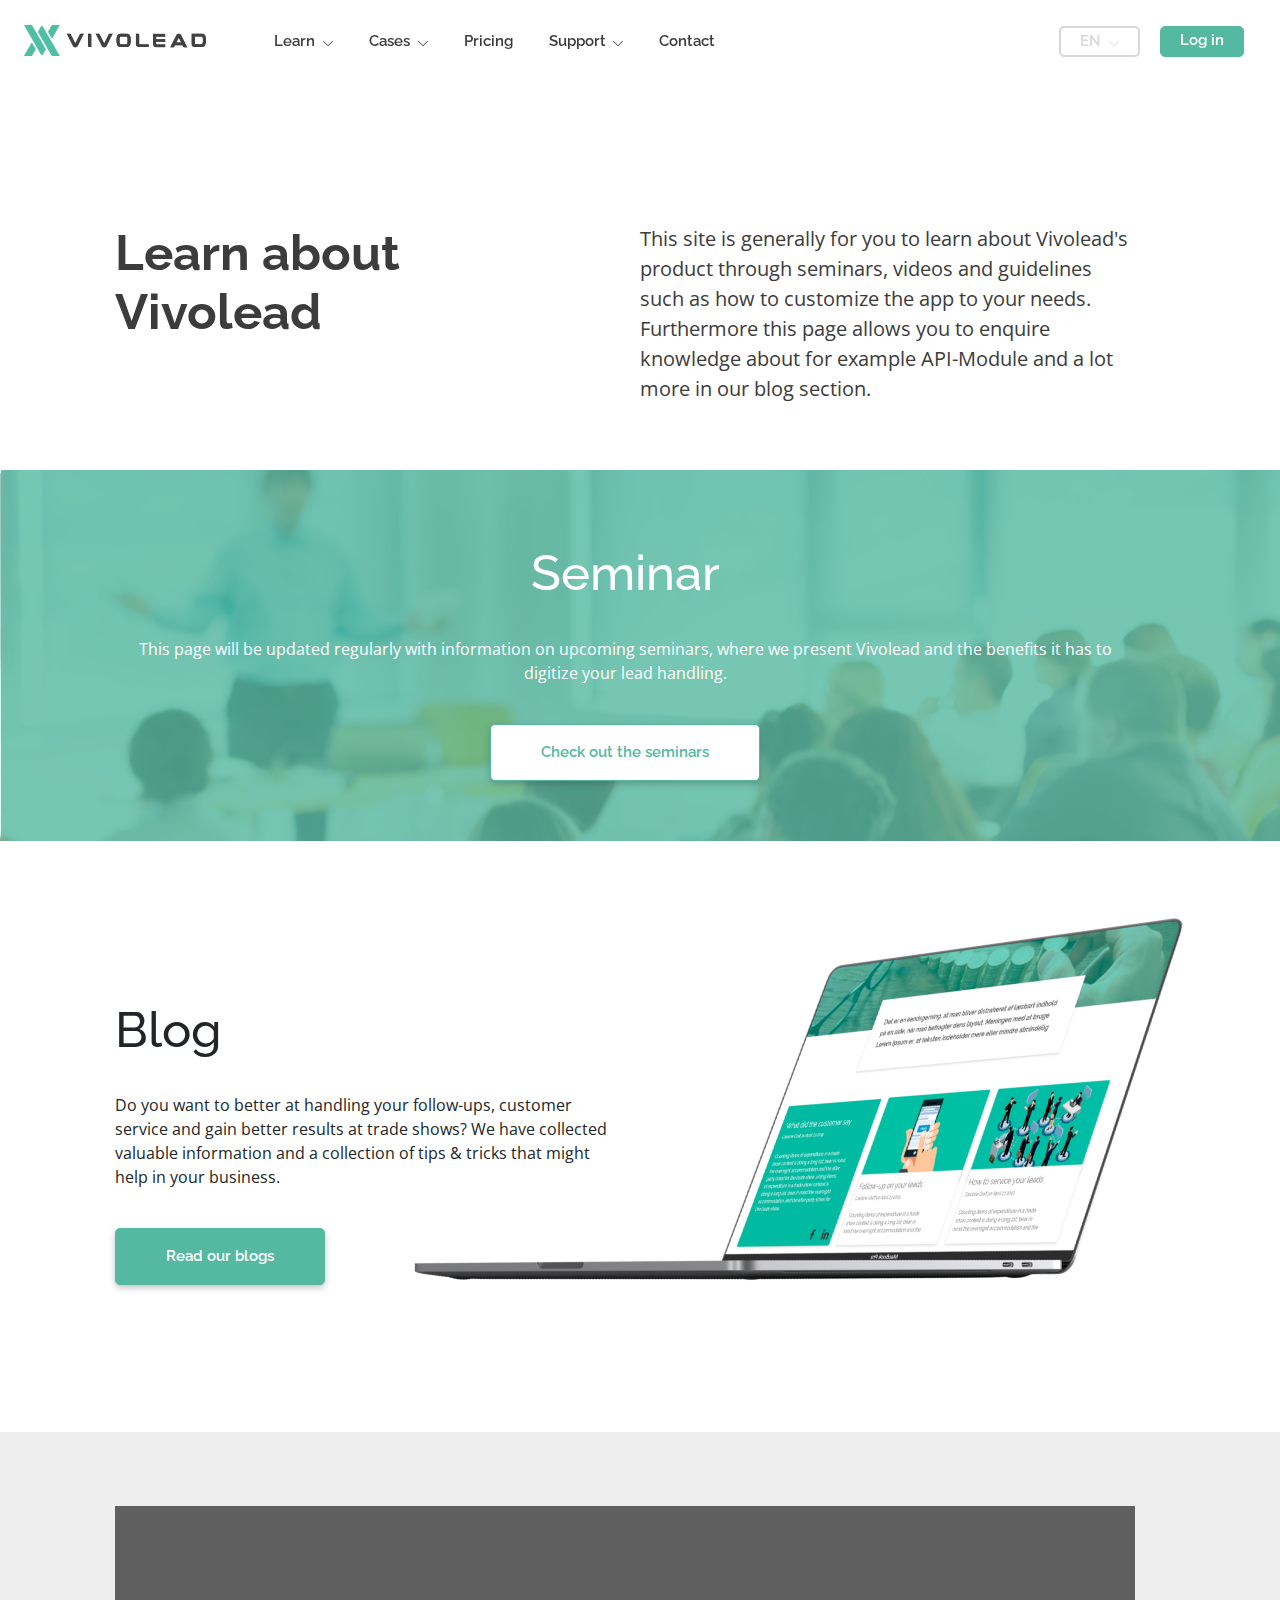
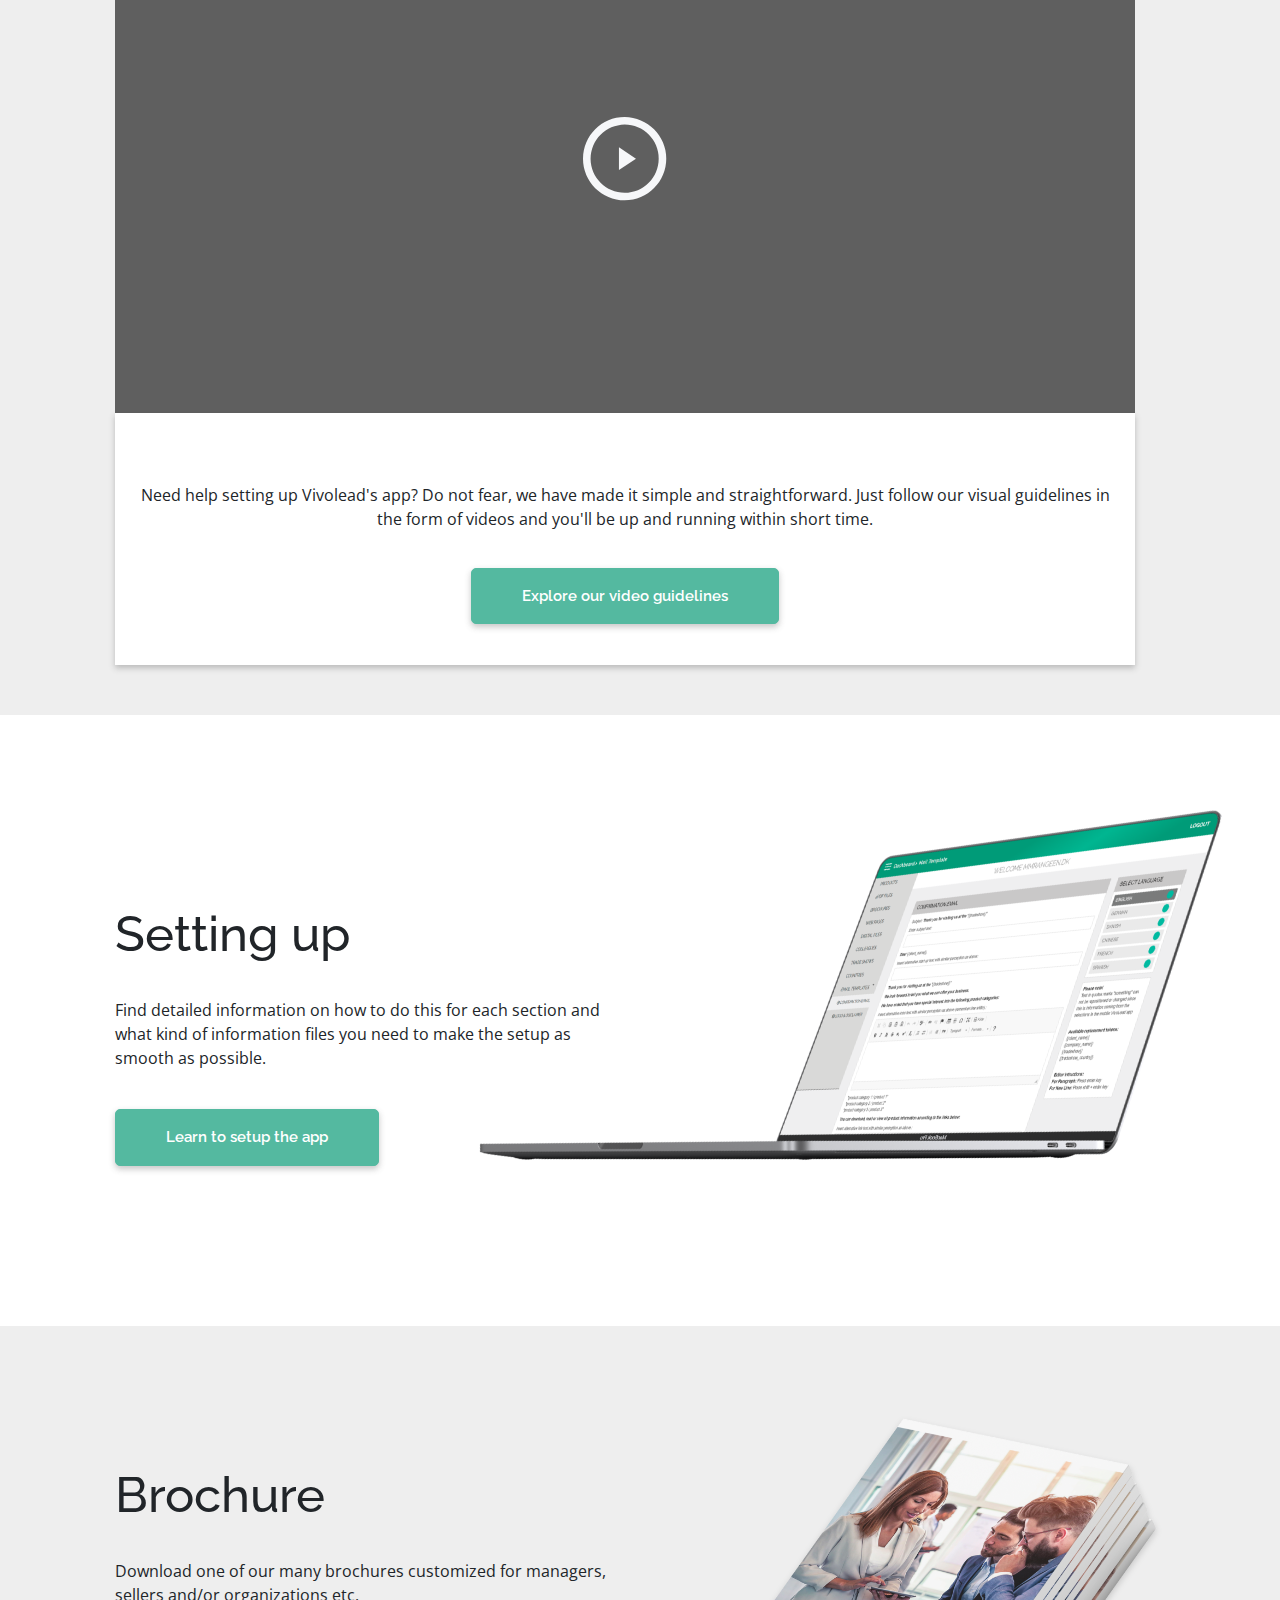
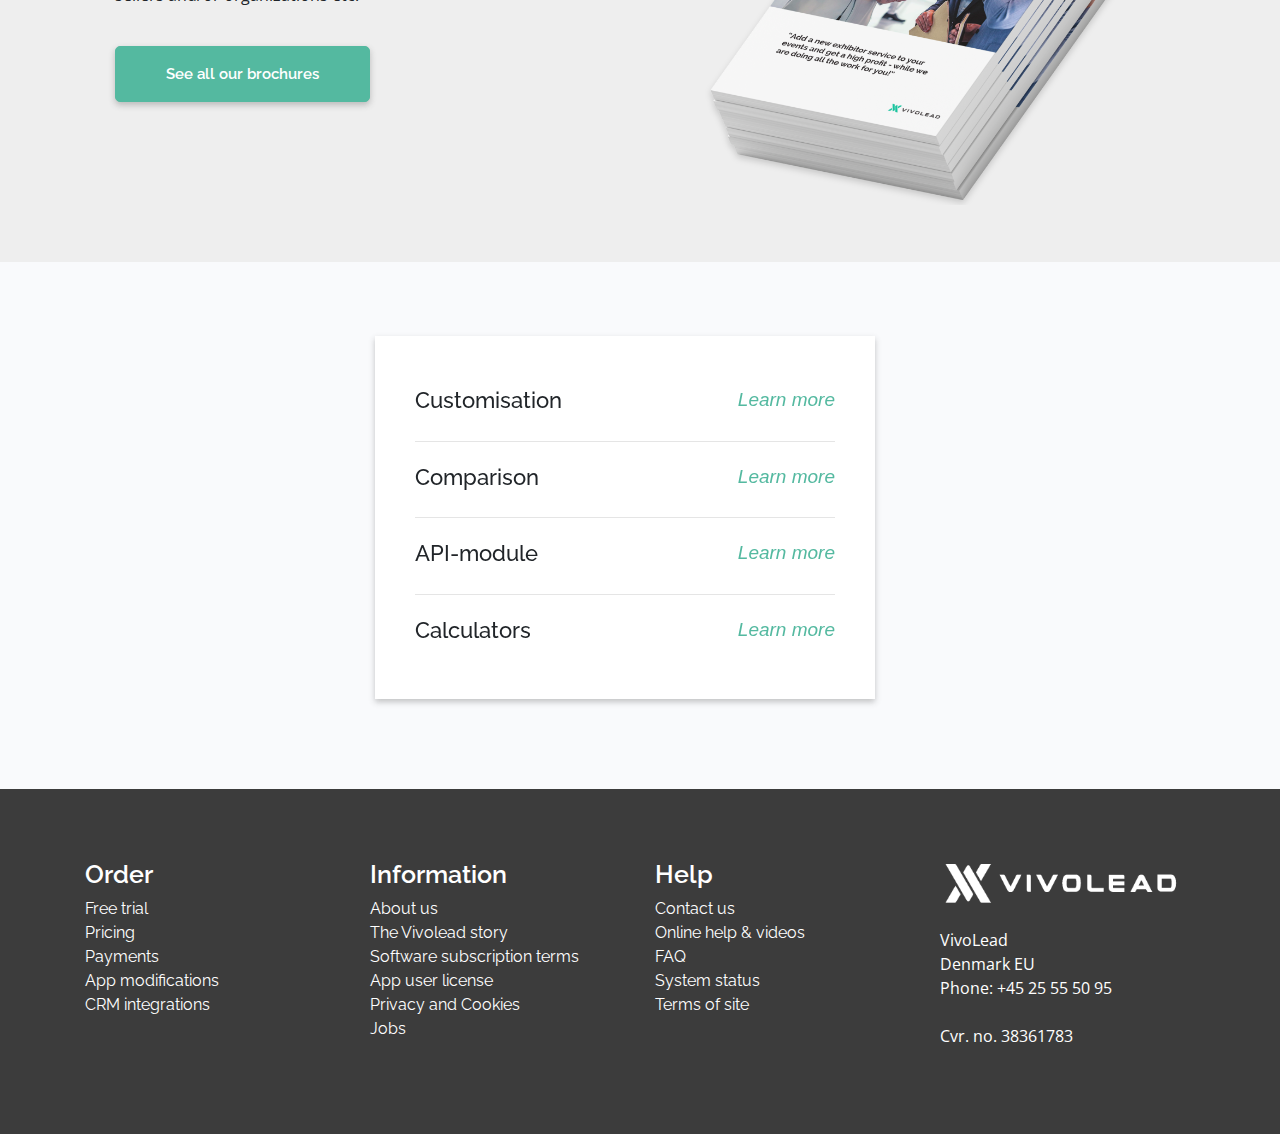
<file: learn.html>
<!DOCTYPE html>
<html>

<head>
  <!-- Meta -->
  <meta charset="utf-8">
  <meta name="viewport" content="width=device-width, initial-scale=1">
  <meta http-equiv="x-ua-compatible" content="ie=edge">
  <title> Learn about Vivolead - Lead Management made easy</title>
  <meta name="description" content="This site is generally for you to learn about Vivolead's product through seminars, videos and guidelines such as how to customize the app to your needs. Furthermore this page allows you to enquire knowledge about for example API-Module and a lot more in our blog section.">

  <!-- CSS -->
  <link rel="stylesheet" href="css/reset.css" />
  <link rel="stylesheet" href="css/styles.css" />
  <link rel="stylesheet" href="css/hover-min.css" />
  <link href="https://fonts.googleapis.com/css?family=Raleway:400,500,700" rel="stylesheet">
  <link href="https://fonts.googleapis.com/css?family=Open+Sans" rel="stylesheet">
  <link href="https://stackpath.bootstrapcdn.com/font-awesome/4.7.0/css/font-awesome.min.css" rel="stylesheet">
  <link rel="stylesheet" href="https://maxcdn.bootstrapcdn.com/bootstrap/4.0.0/css/bootstrap.min.css" integrity="sha384-Gn5384xqQ1aoWXA+058RXPxPg6fy4IWvTNh0E263XmFcJlSAwiGgFAW/dAiS6JXm" crossorigin="anonymous">
</head>

<body>
  <main>
    <!-- NAVIGATION MENU START -->
    <span class="position-absolute trigger"><!-- hidden trigger to apply 'stuck' styles --></span>
    <nav class="navbar navbar-expand-lg sticky-top">
      <a class="navbar-brand" href="index.html" class="logo">
        <img src="./images/vl-logo.png" class="primary-logo" alt="Vivolead logo"/>
        <img src="./images/vl-logo-white.png" class="secondary-logo" alt="Vivolead logo" style="display: none;"/>
      </a>
      <button class="navbar-toggler" type="button" data-toggle="collapse" aria-expanded="false" aria-label="Toggle navigation">
    <span class="navbar-toggler-icon"></span>
  </button>

      <div class="collapse navbar-collapse" id="navbarSupportedContent">
        <!-- Left side link items -->
        <ul class="navbar-nav mr-auto">
          <!-- Nav link with dropdrown -->
          <li class="nav-item dropdown">
            <a class="nav-link dropdown-toggle" href="learn.html" role="button" data-hover="dropdown">
          Learn
        </a>
            <div class="dropdown-menu row">
              <div class="dropdown-left col-sm-6">
                <a class="dropdown-item" href="#">Seminar</a>
                <a class="dropdown-item" href="#">Blog</a>
                <a class="dropdown-item" href="#">Videos</a>
                <a class="dropdown-item" href="#">Setting up</a>
                <a class="dropdown-item" href="#">Brochure</a>
              </div>
              <div class="dropdown-divider"></div>
              <div class="dropdown-right col-sm-6">
                <a class="dropdown-item" href="#">Customization</a>
                <a class="dropdown-item" href="#">API-module</a>
                <a class="dropdown-item" href="#">Comparison</a>
              </div>
            </div>
          </li>
          <!-- Nav link with dropdrown -->
          <li class="nav-item dropdown">
            <a class="nav-link dropdown-toggle" href="cases.html" role="button"  data-hover="dropdown">
          Cases
        </a>
            <div class="dropdown-menu row">
              <div class="dropdown-left col-sm-6">
                <a class="dropdown-item" href="#">Arla Foods</a>
                <a class="dropdown-item" href="#">Grundfos</a>
                <a class="dropdown-item" href="#">Kärcher</a>
                <a class="dropdown-item" href="#">Siemens</a>
                <a class="dropdown-item" href="#">Esvagt</a>
              </div>
              <div class="dropdown-divider"></div>
              <div class="dropdown-right col-sm-6">
                <a class="dropdown-item" href="#">Asuzu</a>
                <a class="dropdown-item" href="#">Karl's bath</a>
                <a class="dropdown-item" href="#">Impact A/S</a>
              </div>
            </div>
          </li>
          <!-- Nav link without dropdown -->
          <li class="nav-item">
            <a class="nav-link" href="pricing.html">Pricing</a>
          </li>
          <!-- Nav link with dropdrown -->
          <li class="nav-item dropdown">
            <a class="nav-link dropdown-toggle" href="support.html" role="button"  data-hover="dropdown">
          Support
        </a>
            <div class="dropdown-menu noextra row">
              <div class="dropdown-left">
                <a class="dropdown-item" href="#">FAQ</a>
                <a class="dropdown-item" href="#">Ask a question</a>
              </div>
            </div>
          </li>
          <!-- Nav link without dropdown -->
          <li class="nav-item">
            <a class="nav-link" href="contact.html">Contact</a>
          </li>
        </ul>
        <!-- Left side link items -->
        <ul class="navbar-nav navbar-right">
          <!-- Nav link with dropdown -->
          <li class="nav-item dropdown">
            <a class="nav-link dropdown-toggle" href="#" role="button" data-hover="dropdown"
          <img src="./images/translate.svg" class="translate-svg">EN
        </a>
            <div class="dropdown-menu noextra row" >
              <div class="dropdown-left">
                <a class="dropdown-item" href="#">DA</a>
                <a class="dropdown-item" href="#">DE</a>
              </div>
            </div>
          </li>
          <!-- Nav link without dropdown -->
          <li class="nav-item nav-item-reversed">
            <a class="nav-link" href="#">Log in</a>
          </li>
        </ul>
      </div>
    </nav>
    <!-- NAVIGATION MENU END -->


    <!-- LEARN INTRODUCTION SECTION START -->
    <section class="learn-text-introduction">
      <div class="container">
        <div class="row">
          <div class="col-md-6 col-sm-12">
            <h1>Learn about Vivolead</h1>
          </div>
          <div class="col-md-6 col-sm-12">
            <p>
              This site is generally for you to learn about Vivolead's product through seminars, videos and guidelines such as how to customize the app to your needs. Furthermore this page allows you to enquire knowledge about for example API-Module and a lot more
              in our blog section.
            </p>
          </div>
        </div>
      </div>
    </section>
    <!-- LEARN INTRODUCTION SECTION END -->

    <!-- LEARN SEMINAR SECTION START -->
    <section class="learn-seminar-introduction">
      <div class="container">
        <div class="row text-center">
          <div class="col-md-12 col-sm-12">
            <h2>Seminar</h2>
            <p>
              This page will be updated regularly with information on upcoming seminars, where we present Vivolead and the benefits it has to digitize your lead handling.
            </p>
            <a href="#" class="btn btn-secondary" title="Chech out the seminars">Check out the seminars</a>
          </div>
        </div>
      </div>
    </section>
    <!-- LEARN SEMINAR SECTION END -->


    <!-- LEARN BLOG SECTION START -->
    <section class="learn-blog-introduction">
      <div class="container">
        <div class="row">
          <div class="col-md-6 col-sm-12">
            <h2>Blog</h2>
            <p>
              Do you want to better at handling your follow-ups, customer service and gain better results at trade shows? We have collected valuable information and a collection of tips & tricks that might help in your business.
            </p>
            <a href="#" class="btn btn-primary" title="Read our blogs">Read our blogs</a>
          </div>
          <div class="col-md-6 col-sm-12">
            <img src="./images/learn-blog.png" alt="Mockup showcasing - Blog" />
          </div>
        </div>
      </div>
    </section>
    <!-- LEARN BLOG SECTION END -->


    <!-- LEARN VIDEO SECTION START -->
    <section class="learn-video-introduction">
      <div class="container">
        <div class="row">
          <div class="col-md-12 col-sm-12">
            <div class="video-part">
              <div id="overlay"></div>
              <iframe width="100%" height="500" src="https://www.youtube.com/embed/gq83LnUQ5ZI?wmode=opaque" frameborder="0" allow="accelerometer; autoplay; encrypted-media; gyroscope; picture-in-picture" allowfullscreen></iframe>
            </div>
            <div class="content text-center">
              <p>
                Need help setting up Vivolead's app? Do not fear, we have made it simple and straightforward. Just follow our visual guidelines in the form of videos and you'll be up and running within short time.
              </p>
              <a href="#" class="btn btn-primary" title="Explore our video guidelines">Explore our video guidelines</a>
            </div>
          </div>
        </div>
      </div>
    </section>
    <!-- LEARN VIDEO SECTION END -->


    <!-- LEARN SETTING UP SECTION START -->
    <section class="learn-settingup-introduction">
      <div class="container">
        <div class="row">
          <div class="col-md-6 col-sm-12">
            <h2>Setting up</h2>
            <p>
              Find detailed information on how to do this for each section and what kind of information files you need to make the setup as smooth as possible.
            </p>
            <a href="#" class="btn btn-primary" title="Learn to setup the app">Learn to setup the app</a>
          </div>
          <div class="col-md-6 col-sm-12">
            <img src="./images/learn-settingup.png" alt="Mockup showcasing - Backend" />
          </div>
        </div>
      </div>
    </section>
    <!-- LEARN  SETTING UP SECTION END -->


    <!-- LEARN DOWNLOAD BROCHURE SECTION START -->
    <section class="learn-brochure-introduction">
      <div class="container">
        <div class="row align-center">
          <div class="col-md-6 col-sm-12">
            <h2>Brochure</h2>
            <p>
              Download one of our many brochures customized for managers, sellers and/or organizations etc.
            </p>
            <a href="#" class="btn btn-primary" title="See all our brochures">See all our brochures</a>
          </div>
          <div class="col-md-6 col-sm-12">
            <img src="./images/learn-download-brochure.png" alt="Mockup showcasing - Backend" />
          </div>
        </div>
      </div>
    </section>
    <!-- LEARN DOWNLOAD BROCHURE SECTION START -->


    <!-- LEARN ADDITIONAL SECTION START -->
    <section class="learn-additional-introduction">
      <div class="container">
        <div class="row justify-content">
          <div class="additional-container hvr-grow">
            <!-- Addtional box -->
            <div class="additional-box">
              <h3 class="additional-title">Customisation</h3>
              <a href="#" class="additional-cta" title="Learn more about customisation">Learn more</a>
            </div>
            <hr />
            <!-- Addtional box -->
            <div class="additional-box">
              <h3 class="additional-title">Comparison</h3>
              <a href="#" class="additional-cta" title="Learn more about comparison">Learn more</a>
            </div>
            <hr />
            <!-- Addtional box -->
            <div class="additional-box">
              <h3 class="additional-title">API-module</h3>
              <a href="#" class="additional-cta" title="Learn more about API-module">Learn more</a>
            </div>
            <hr />
            <!-- Addtional box -->
            <div class="additional-box">
              <h3 class="additional-title">Calculators</h3>
              <a href="#" class="additional-cta" title="Learn more about calculators">Learn more</a>
            </div>
          </div>
        </div>
      </div>
    </section>
    <!-- LEARN ADDITIONAL SECTION START -->


    <!-- FOOTER MENU START -->
    <footer>
      <div class="container">
        <div class="row">
          <!-- First footer column -->
          <div class="col-sm-12 col-md-3 col-lg-3">
            <h5 class="footer-title">Order</h5>
            <ul>
              <li><a href="#" class="footer-p">Free trial</a></li>
              <li><a href="#" class="footer-p">Pricing</a></li>
              <li><a href="#" class="footer-p">Payments</a></li>
              <li><a href="#" class="footer-p">App modifications</a></li>
              <li><a href="#" class="footer-p">CRM integrations</a></li>
            </ul>
          </div>
          <!-- Second footer column -->
          <div class="col-sm-12 col-md-3 col-lg-3">
            <h5 class="footer-title">Information</h5>
            <ul>
              <li><a href="#" class="footer-p">About us</a></li>
              <li><a href="#" class="footer-p">The Vivolead story</a></li>
              <li><a href="#" class="footer-p">Software subscription terms</a></li>
              <li><a href="#" class="footer-p">App user license</a></li>
              <li><a href="#" class="footer-p">Privacy and Cookies</a></li>
              <li><a href="#" class="footer-p">Jobs</a></li>
            </ul>
          </div>
          <!-- Third footer column -->
          <div class="col-sm-12 col-md-3 col-lg-3">
            <h5 class="footer-title">Help</h5>
            <ul>
              <li><a href="#" class="footer-p">Contact us</a></li>
              <li><a href="#" class="footer-p">Online help & videos</a></li>
              <li><a href="#" class="footer-p">FAQ</a></li>
              <li><a href="#" class="footer-p">System status</a></li>
              <li><a href="#" class="footer-p">Terms of site</a></li>
            </ul>
          </div>
          <!-- Fourth footer column -->
          <div class="col-sm-12 col-md-3 col-lg-3">
            <img src="./images/vl-logo-white.png" class="footer-logo" alt="Vivolead logo" />
            <p class="footer-p">
              VivoLead
              <br /> Denmark EU
              <br />Phone: +45 25 55 50 95
              <br /> <br />Cvr. no. 38361783
            </p>
          </div>
        </div>
      </div>
    </footer>
    <!-- FOOTER MENU END -->

  </main>

  <!-- JS -->
  <script src="js/functions.js"></script>
  <script src="https://code.jquery.com/jquery-3.4.1.min.js" integrity="sha256-CSXorXvZcTkaix6Yvo6HppcZGetbYMGWSFlBw8HfCJo=" crossorigin="anonymous"></script>
  <script src="https://maxcdn.bootstrapcdn.com/bootstrap/4.0.0/js/bootstrap.min.js" integrity="sha384-JZR6Spejh4U02d8jOt6vLEHfe/JQGiRRSQQxSfFWpi1MquVdAyjUar5+76PVCmYl" crossorigin="anonymous"></script>
</body>

</html>
</file>
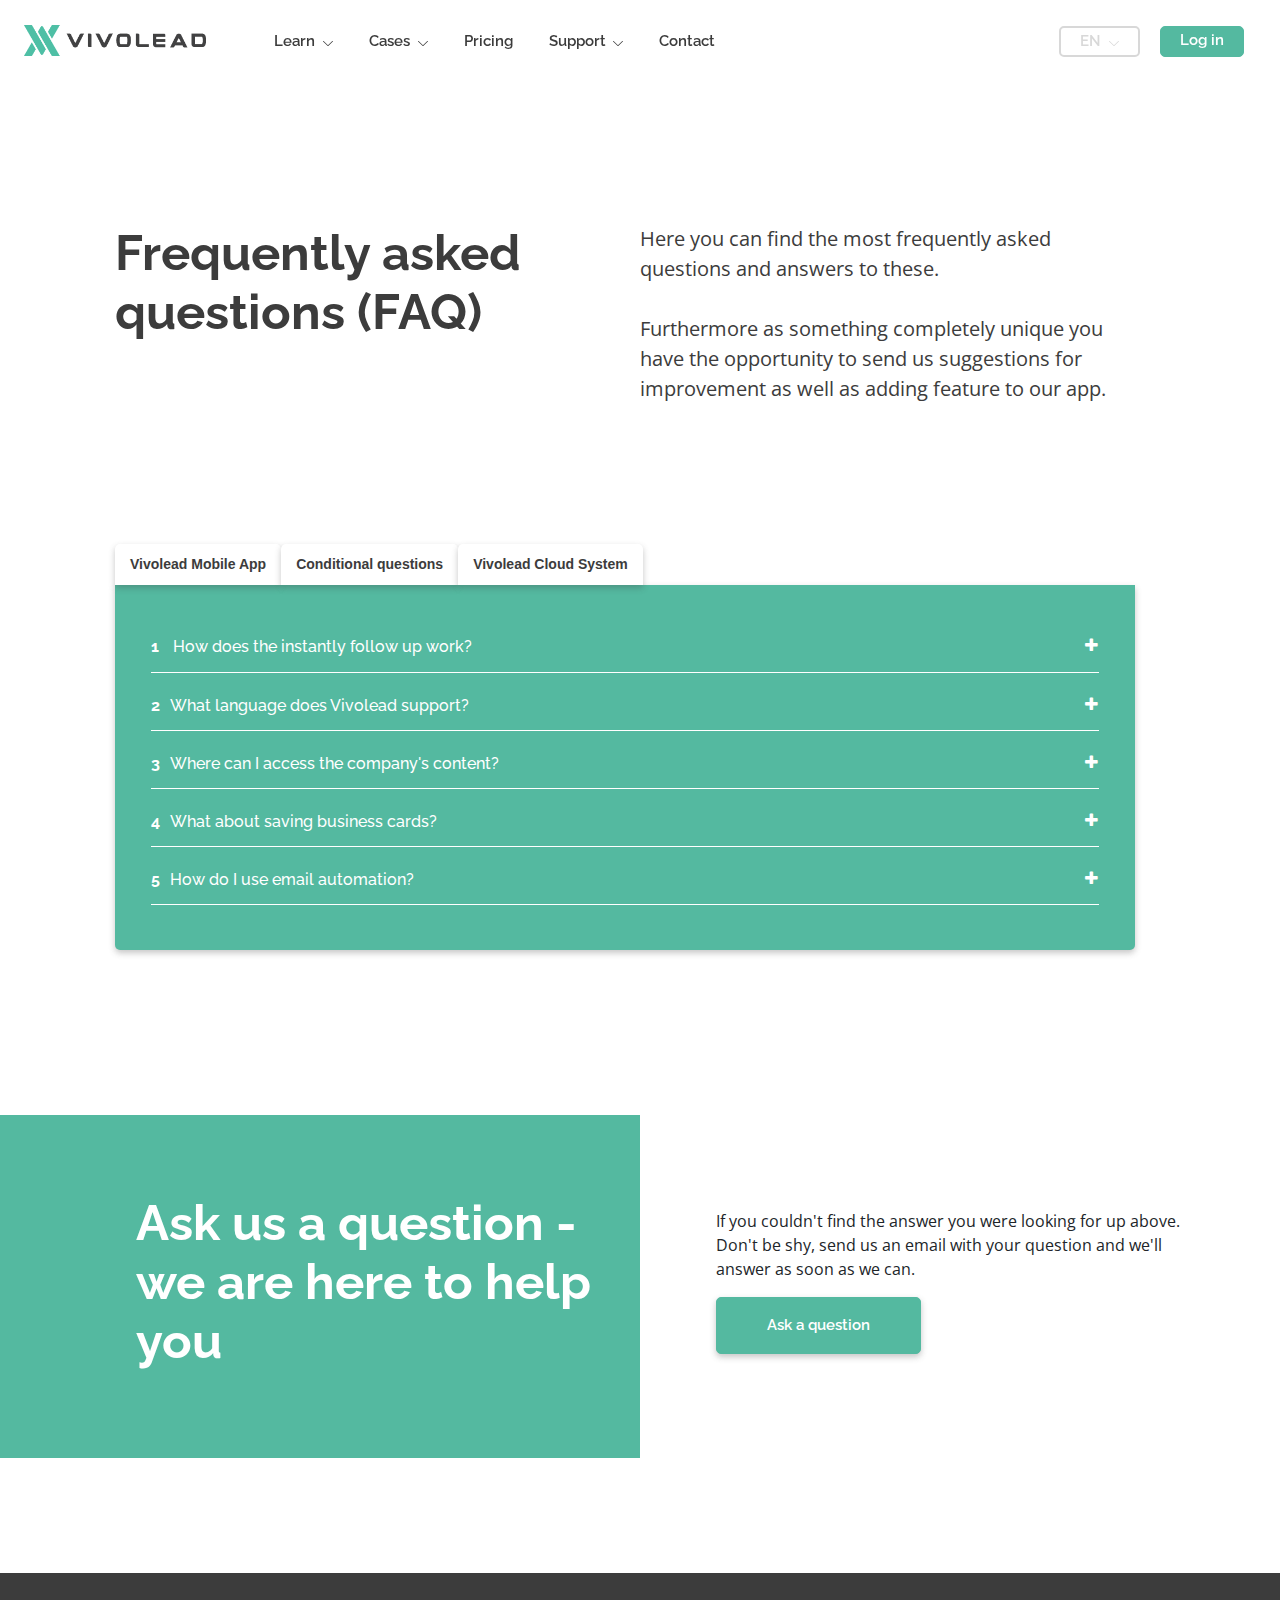
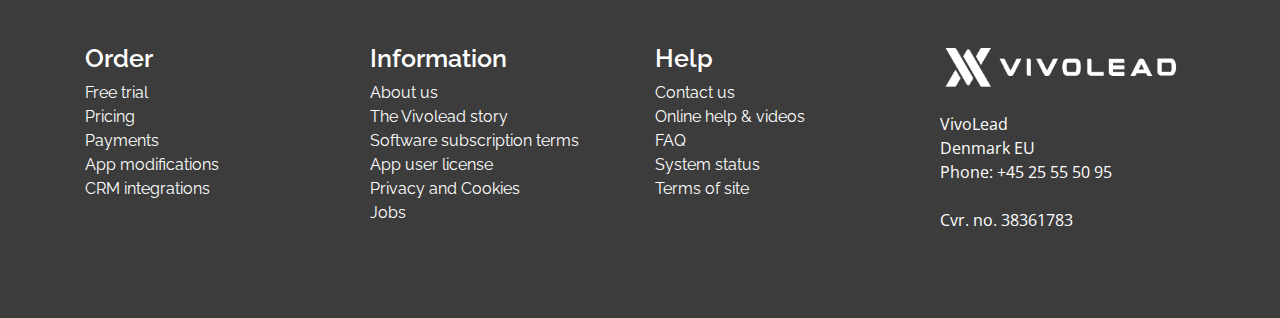
<file: support.html>
<!DOCTYPE html>
<html>

<head>
  <!-- Meta -->
  <meta charset="utf-8">
  <meta name="viewport" content="width=device-width, initial-scale=1">
  <meta http-equiv="x-ua-compatible" content="ie=edge">
  <title> Frequently asked questions - Lead Management made easy</title>
  <meta name="description" content="Here you can find the most frequently asked questions and answers to these. ">

  <!-- CSS -->
  <link rel="stylesheet" href="css/reset.css" />
  <link rel="stylesheet" href="css/styles.css" />
  <link rel="stylesheet" href="css/hover-min.css" />
  <link href="https://fonts.googleapis.com/css?family=Raleway:400,500,700" rel="stylesheet">
  <link href="https://fonts.googleapis.com/css?family=Open+Sans" rel="stylesheet">
  <link href="https://stackpath.bootstrapcdn.com/font-awesome/4.7.0/css/font-awesome.min.css" rel="stylesheet">
  <link rel="stylesheet" href="https://maxcdn.bootstrapcdn.com/bootstrap/4.0.0/css/bootstrap.min.css" integrity="sha384-Gn5384xqQ1aoWXA+058RXPxPg6fy4IWvTNh0E263XmFcJlSAwiGgFAW/dAiS6JXm" crossorigin="anonymous">
</head>

<body>
  <main>
    <!-- NAVIGATION MENU START -->
    <span class="position-absolute trigger"><!-- hidden trigger to apply 'stuck' styles --></span>
    <nav class="navbar navbar-expand-lg sticky-top">
      <a class="navbar-brand" href="index.html" class="logo">
        <img src="./images/vl-logo.png" class="primary-logo" alt="Vivolead logo"/>
        <img src="./images/vl-logo-white.png" class="secondary-logo" alt="Vivolead logo" style="display: none;"/>
      </a>
      <button class="navbar-toggler" type="button" data-toggle="collapse" aria-expanded="false" aria-label="Toggle navigation">
    <span class="navbar-toggler-icon"></span>
  </button>

      <div class="collapse navbar-collapse" id="navbarSupportedContent">
        <!-- Left side link items -->
        <ul class="navbar-nav mr-auto">
          <!-- Nav link with dropdrown -->
          <li class="nav-item dropdown">
            <a class="nav-link dropdown-toggle" href="learn.html" role="button" data-hover="dropdown">
          Learn
        </a>
            <div class="dropdown-menu row">
              <div class="dropdown-left col-sm-6">
                <a class="dropdown-item" href="#">Seminar</a>
                <a class="dropdown-item" href="#">Blog</a>
                <a class="dropdown-item" href="#">Videos</a>
                <a class="dropdown-item" href="#">Setting up</a>
                <a class="dropdown-item" href="#">Brochure</a>
              </div>
              <div class="dropdown-divider"></div>
              <div class="dropdown-right col-sm-6">
                <a class="dropdown-item" href="#">Customization</a>
                <a class="dropdown-item" href="#">API-module</a>
                <a class="dropdown-item" href="#">Comparison</a>
              </div>
            </div>
          </li>
          <!-- Nav link with dropdrown -->
          <li class="nav-item dropdown">
            <a class="nav-link dropdown-toggle" href="cases.html" role="button" data-hover="dropdown">
          Cases
        </a>
            <div class="dropdown-menu row">
              <div class="dropdown-left col-sm-6">
                <a class="dropdown-item" href="#">Arla Foods</a>
                <a class="dropdown-item" href="#">Grundfos</a>
                <a class="dropdown-item" href="#">Kärcher</a>
                <a class="dropdown-item" href="#">Siemens</a>
                <a class="dropdown-item" href="#">Esvagt</a>
              </div>
              <div class="dropdown-divider"></div>
              <div class="dropdown-right col-sm-6">
                <a class="dropdown-item" href="#">Asuzu</a>
                <a class="dropdown-item" href="#">Karl's bath</a>
                <a class="dropdown-item" href="#">Impact A/S</a>
              </div>
            </div>
          </li>
          <!-- Nav link without dropdown -->
          <li class="nav-item">
            <a class="nav-link" href="pricing.html">Pricing</a>
          </li>
          <!-- Nav link with dropdrown -->
          <li class="nav-item dropdown">
            <a class="nav-link dropdown-toggle" href="support.html" role="button" data-hover="dropdown">
          Support
        </a>
            <div class="dropdown-menu noextra row">
              <div class="dropdown-left">
                <a class="dropdown-item" href="#">FAQ</a>
                <a class="dropdown-item" href="#">Ask a question</a>
              </div>
            </div>
          </li>
          <!-- Nav link without dropdown -->
          <li class="nav-item">
            <a class="nav-link" href="contact.html">Contact</a>
          </li>
        </ul>
        <!-- Left side link items -->
        <ul class="navbar-nav navbar-right">
          <!-- Nav link with dropdown -->
          <li class="nav-item dropdown">
            <a class="nav-link dropdown-toggle" href="#" role="button" data-hover="dropdown" <img src="./images/translate.svg" class="translate-svg">EN
        </a>
            <div class="dropdown-menu noextra row">
              <div class="dropdown-left">
                <a class="dropdown-item" href="#">DA</a>
                <a class="dropdown-item" href="#">DE</a>
              </div>
            </div>
          </li>
          <!-- Nav link without dropdown -->
          <li class="nav-item nav-item-reversed">
            <a class="nav-link" href="#">Log in</a>
          </li>
        </ul>
      </div>
    </nav>
    <!-- NAVIGATION MENU END -->


    <!-- SUPPORT INTRODUCTION SECTION START -->
    <section class="support-text-introduction">
      <div class="container">
        <div class="row">
          <div class="col-md-6 col-sm-12">
            <h1>Frequently asked questions (FAQ)</h1>
          </div>
          <div class="col-md-6 col-sm-12">
            <p>
              Here you can find the most frequently asked questions and answers to these.
              <br />
              <br /> Furthermore as something completely unique you have the opportunity to send us suggestions for improvement as well as adding feature to our app.
            </p>
          </div>
        </div>
      </div>
    </section>
    <!-- SUPPORT INTRODUCTION SECTION END -->


    <!-- SUPPORT PANEL TAB SECTION START -->

    <section class="support-faq">
      <div class="container">
        <div class="row">
          <div class="col-md-12 col-sm12">
            <!-- FAQ starts here - headings -->
            <div id="exTab1">
              <ul class="nav nav-pills">
                <li class="active">
                  <a href="#1a" data-toggle="tab">Vivolead Mobile App</a>
                </li>
                <li>
                  <a href="#2a" data-toggle="tab">Conditional questions</a>
                </li>
                <li>
                  <a href="#3a" data-toggle="tab">Vivolead Cloud System</a>
                </li>
              </ul>
              <!-- The dropdown -->
              <div class="tab-content clearfix">
                <!-- Vivolead app tab -->
                <div class="tab-pane active" id="1a">
                  <!-- The tab itself start -->
                  <div class="panel-group" id="accordion" role="tablist" aria-multiselectable="true">
                    <div class="panel panel-default">
                      <div class="panel-heading" role="tab" id="headingOne">
                        <h4 class="panel-title">
					                <a role="button" data-toggle="collapse" data-parent="#accordion" href="#collapseOne" aria-expanded="true" aria-controls="collapseOne">
						                 <i class="short-full fa fa-plus"></i>
                                <span class="number">1</span> How does the instantly follow up work?
                          </a>
				                </h4>
                      </div>
                      <div id="collapseOne" class="panel-collapse collapse" role="tabpanel" aria-labelledby="headingOne">
                        <div class="panel-body">
                          <p>
                            VivoLead can automatically generate an email with the trade show customers personal name and details. This means that the follow-up process starts right at the trade show stand and the customer will receive this followup incl. your product catalog in
                            his mailbox once he gets back home from the event. </p>
                        </div>
                      </div>
                    </div>
                    <!-- The tab itself end -->
                    <!-- The tab itself start -->
                    <div class="panel panel-default">
                      <div class="panel-heading" role="tab" id="headingTwo">
                        <h4 class="panel-title">
                          <a role="button" data-toggle="collapse" data-parent="#accordion" href="#collapseTwo" aria-expanded="false" aria-controls="collapseTwo">
                             <i class="short-full fa fa-plus"></i>
                                <span class="number">2</span>What language does Vivolead support?
                          </a>
                        </h4>
                      </div>
                      <div id="collapseTwo" class="panel-collapse collapse" role="tabpanel" aria-labelledby="headingTwo">
                        <div class="panel-body">
                          <p>
                            VivoLead runs in 6 different languages supporting almost any requirements you may have. The supporting languages are: English, German, Danish, Chinese, French, and Spanish. </p>
                        </div>
                      </div>
                    </div>
                    <!-- The tab itself end -->
                    <!-- The tab itself start -->
                    <div class="panel panel-default">
                      <div class="panel-heading" role="tab" id="headingThree">
                        <h4 class="panel-title">
                          <a role="button" data-toggle="collapse" data-parent="#accordion" href="#collapseThree" aria-expanded="false" aria-controls="collapseThree">
                             <i class="short-full fa fa-plus"></i>
                                <span class="number">3</span>Where can I access the company's content?
                          </a>
                        </h4>
                      </div>
                      <div id="collapseThree" class="panel-collapse collapse" role="tabpanel" aria-labelledby="headingThree">
                        <div class="panel-body">
                          <p>
                            VivoLead Mobile App As a standard VivoLead offers you the possibility to store PDF files as your product catalog, trade show promotion offer, your latest newsletter of a special customer event invitation. These files will automatically be incl. when you
                            activate some of the built-in actions in VivoLead – easy and simple for you. Vivolead gives you 4 Incl. standard PDF files, but you also have the option of including 10 pcs. digital PDF files extra if wanted.</p>
                        </div>
                      </div>
                    </div>
                    <!-- The tab itself end -->
                    <!-- The tab itself start -->
                    <div class="panel panel-default">
                      <div class="panel-heading" role="tab" id="headingFour">
                        <h4 class="panel-title">
                          <a role="button" data-toggle="collapse" data-parent="#accordion" href="#collapseFour" aria-expanded="false" aria-controls="collapseFour">
                             <i class="short-full fa fa-plus"></i>
                                <span class="number">4</span>What about saving business cards?
                          </a>
                        </h4>
                      </div>
                      <div id="collapseFour" class="panel-collapse collapse" role="tabpanel" aria-labelledby="headingFour">
                        <div class="panel-body">
                          <p>
                            You can automatically import text from business cards. The OCR function gives the opportunity to convert photos of business cards, taken with your mobile camera and store the text information directly in VivoLead. This is without writing anything at all,
                            and will save you a lot of time on any trade show.
                          </p>
                        </div>
                      </div>
                    </div>
                    <!-- The tab itself end -->
                    <!-- The tab itself start -->
                    <div class="panel panel-default">
                      <div class="panel-heading" role="tab" id="headingFive">
                        <h4 class="panel-title">
                          <a role="button" data-toggle="collapse" data-parent="#accordion" href="#collapseFive" aria-expanded="false" aria-controls="collapseFive">
                             <i class="short-full fa fa-plus"></i>
                                <span class="number">5</span>How do I use email automation?
                          </a>
                        </h4>
                      </div>
                      <div id="collapseFive" class="panel-collapse collapse" role="tabpanel" aria-labelledby="headingFive">
                        <div class="panel-body">
                          <p>
                            As standard VivoLead offers you a number of actions where you easily can send information to your customers like a “Thank you letter incl. your product brochure” or Send the latest newsletter to the customer or invite the customer to one of your events
                            or make a PDF report (a singe A4 sheet with all customer details incl. business card image) or send a trade show promotion offer just with one touch of your mobile device.</p>
                        </div>
                      </div>
                    </div>
                    <!-- The tab itself end -->
                  </div>
                  <!-- Panel group end -->
                </div>
                <!-- Conditional questions tab-->
                <div class="tab-pane" id="2a">
                  <!-- The tab itself start -->
                  <div class="panel-group" id="accordion" role="tablist" aria-multiselectable="true">
                    <div class="panel panel-default">
                      <div class="panel-heading" role="tab" id="headingSix">
                        <h4 class="panel-title">
                          <a role="button" data-toggle="collapse" data-parent="#accordion" href="#collapseSix" aria-expanded="true" aria-controls="collapseOne">
                             <i class="short-full fa fa-plus"></i>
                                <span class="number">1</span> How does the instantly follow up work?
                          </a>
                        </h4>
                      </div>
                      <div id="collapseSix" class="panel-collapse collapse" role="tabpanel" aria-labelledby="headingSix">
                        <div class="panel-body">
                          <p>
                            VivoLead can automatically generate an email with the trade show customers personal name and details. This means that the follow-up process starts right at the trade show stand and the customer will receive this followup incl. your product catalog in
                            his mailbox once he gets back home from the event. </p>
                        </div>
                      </div>
                    </div>
                    <!-- The tab itself end -->
                    <!-- The tab itself start -->
                    <div class="panel panel-default">
                      <div class="panel-heading" role="tab" id="headingSeven">
                        <h4 class="panel-title">
                          <a role="button" data-toggle="collapse" data-parent="#accordion" href="#collapseSeven" aria-expanded="false" aria-controls="collapseTwo">
                             <i class="short-full fa fa-plus"></i>
                                <span class="number">2</span>What language does Vivolead support?
                          </a>
                        </h4>
                      </div>
                      <div id="collapseSeven" class="panel-collapse collapse" role="tabpanel" aria-labelledby="headingSeven">
                        <div class="panel-body">
                          <p>
                            VivoLead runs in 6 different languages supporting almost any requirements you may have. The supporting languages are: English, German, Danish, Chinese, French, and Spanish. </p>
                        </div>
                      </div>
                    </div>
                    <!-- The tab itself end -->
                    <!-- The tab itself start -->
                    <div class="panel panel-default">
                      <div class="panel-heading" role="tab" id="headingNine">
                        <h4 class="panel-title">
                          <a role="button" data-toggle="collapse" data-parent="#accordion" href="#collapsNine" aria-expanded="false" aria-controls="collapseThree">
                             <i class="short-full fa fa-plus"></i>
                                <span class="number">3</span>Where can I access the company's content?
                          </a>
                        </h4>
                      </div>
                      <div id="collapsNine" class="panel-collapse collapse" role="tabpanel" aria-labelledby="headingNine">
                        <div class="panel-body">
                          <p>
                            VivoLead Mobile App As a standard VivoLead offers you the possibility to store PDF files as your product catalog, trade show promotion offer, your latest newsletter of a special customer event invitation. These files will automatically be incl. when you
                            activate some of the built-in actions in VivoLead – easy and simple for you. Vivolead gives you 4 Incl. standard PDF files, but you also have the option of including 10 pcs. digital PDF files extra if wanted.</p>
                        </div>
                      </div>
                    </div>
                    <!-- The tab itself end -->
                    <!-- The tab itself start -->
                    <div class="panel panel-default">
                      <div class="panel-heading" role="tab" id="headingTen">
                        <h4 class="panel-title">
                          <a role="button" data-toggle="collapse" data-parent="#accordion" href="#collapseTen" aria-expanded="false" aria-controls="collapseFour">
                             <i class="short-full fa fa-plus"></i>
                                <span class="number">4</span>What about saving business cards?
                          </a>
                        </h4>
                      </div>
                      <div id="collapseTen" class="panel-collapse collapse" role="tabpanel" aria-labelledby="headingTen">
                        <div class="panel-body">
                          <p>
                            You can automatically import text from business cards. The OCR function gives the opportunity to convert photos of business cards, taken with your mobile camera and store the text information directly in VivoLead. This is without writing anything at all,
                            and will save you a lot of time on any trade show.
                          </p>
                        </div>
                      </div>
                    </div>
                    <!-- The tab itself end -->
                    <!-- The tab itself start -->
                    <div class="panel panel-default">
                      <div class="panel-heading" role="tab" id="headingEl">
                        <h4 class="panel-title">
                          <a role="button" data-toggle="collapse" data-parent="#accordion" href="#collapseEl" aria-expanded="false" aria-controls="collapseFive">
                             <i class="short-full fa fa-plus"></i>
                                <span class="number">5</span>How do I use email automation?
                          </a>
                        </h4>
                      </div>
                      <div id="collapseEl" class="panel-collapse collapse" role="tabpanel" aria-labelledby="headingEl">
                        <div class="panel-body">
                          <p>
                            As standard VivoLead offers you a number of actions where you easily can send information to your customers like a “Thank you letter incl. your product brochure” or Send the latest newsletter to the customer or invite the customer to one of your events
                            or make a PDF report (a singe A4 sheet with all customer details incl. business card image) or send a trade show promotion offer just with one touch of your mobile device.</p>
                        </div>
                      </div>
                    </div>
                    <!-- The tab itself end -->
                  </div>
                  <!-- Panel group end -->
                </div>
                <!-- Vivolead cloud system -->
                <div class="tab-pane" id="3a">
                  <!-- The tab itself start -->
                  <div class="panel-group" id="accordion" role="tablist" aria-multiselectable="true">
                    <div class="panel panel-default">
                      <div class="panel-heading" role="tab" id="headingTw">
                        <h4 class="panel-title">
                          <a role="button" data-toggle="collapse" data-parent="#accordion" href="#collapseTw" aria-expanded="true" aria-controls="collapseOne">
                             <i class="short-full fa fa-plus"></i>
                                <span class="number">1</span>How to upload content to the app?
                          </a>
                        </h4>
                      </div>
                      <div id="collapseTw" class="panel-collapse collapse" role="tabpanel" aria-labelledby="headingTw">
                        <div class="panel-body">
                          <p>
                            Login to your account online and upload content to the VivoLead app for all users in one action.</p>
                        </div>
                      </div>
                    </div>
                    <!-- The tab itself end -->
                    <!-- The tab itself start -->
                    <div class="panel panel-default">
                      <div class="panel-heading" role="tab" id="headingTh">
                        <h4 class="panel-title">
                          <a role="button" data-toggle="collapse" data-parent="#accordion" href="#collapseTh" aria-expanded="false" aria-controls="collapseTwo">
                             <i class="short-full fa fa-plus"></i>
                                <span class="number">2</span>Is there an access to a backup copy?
                          </a>
                        </h4>
                      </div>
                      <div id="collapseTh" class="panel-collapse collapse" role="tabpanel" aria-labelledby="headingTh">
                        <div class="panel-body">
                          <p>
                            All your client information registered within the mobile app is automatically pushed to the VivoLead cloud system.</p>
                        </div>
                      </div>
                    </div>
                    <!-- The tab itself end -->
                    <!-- The tab itself start -->
                    <div class="panel panel-default">
                      <div class="panel-heading" role="tab" id="headingFo">
                        <h4 class="panel-title">
                          <a role="button" data-toggle="collapse" data-parent="#accordion" href="#collapseFo" aria-expanded="false" aria-controls="collapseThree">
                             <i class="short-full fa fa-plus"></i>
                                <span class="number">3</span>What is shown in the overview function?
                          </a>
                        </h4>
                      </div>
                      <div id="collapseFo" class="panel-collapse collapse" role="tabpanel" aria-labelledby="headingFo">
                        <div class="panel-body">
                          <p>
                            See graphical representation of all your trade show figures in pie charts and other diagrams for an easy accumulated trade show results. You can even follow the figures in realtime as they happen on the show floor. (VivoLead business model)</p>
                        </div>
                      </div>
                    </div>
                    <!-- The tab itself end -->
                    <!-- The tab itself start -->
                    <div class="panel panel-default">
                      <div class="panel-heading" role="tab" id="headingFi">
                        <h4 class="panel-title">
                          <a role="button" data-toggle="collapse" data-parent="#accordion" href="#collapseFi" aria-expanded="false" aria-controls="collapseFour">
                             <i class="short-full fa fa-plus"></i>
                                <span class="number">4</span>What if more than one trade show take place?
                          </a>
                        </h4>
                      </div>
                      <div id="collapseFi" class="panel-collapse collapse" role="tabpanel" aria-labelledby="headingFi">
                        <div class="panel-body">
                          <p>
                            Make it easy for your colleges to use VivoLead when participating a trade show. You can list all you trade show in the web interface and then your colleges would just need to select the right trade show then all related information is shown in the mobile
                            app automatically.
                          </p>
                        </div>
                      </div>
                    </div>
                    <!-- The tab itself end -->
                    <!-- The tab itself start -->
                    <div class="panel panel-default">
                      <div class="panel-heading" role="tab" id="headingSi">
                        <h4 class="panel-title">
                          <a role="button" data-toggle="collapse" data-parent="#accordion" href="#collapseSi" aria-expanded="false" aria-controls="collapseFive">
                             <i class="short-full fa fa-plus"></i>
                                <span class="number">5</span>How do I administrate new users?
                          </a>
                        </h4>
                      </div>
                      <div id="collapseSi" class="panel-collapse collapse" role="tabpanel" aria-labelledby="headingSi">
                        <div class="panel-body">
                          <p>
                            In the web interface it is easy to administrate your company users. You can automatically invite users to join the VivoLead platform as well as you can stop and activate users here.</p>
                        </div>
                      </div>
                    </div>
                    <!-- The tab itself end -->
                  </div>
                  <!-- Panel group end -->
                </div>
              </div>
            </div>
          </div>
        </div>
      </div>
    </section>
    <!-- SUPPORT PANEL TAB SECTION END -->


    <!-- ASK US A QUEESTION SECTION START -->

    <section class="support-ask-question">
      <div class="container-fluid">
        <div class="row">
          <!-- Left side -->
          <div class="col-md-6 col-sm-12 bg-container-green">
            <div class="heading-area">
              <h2>Ask us a question -
                  <br />
                   we are here to help you</h2>
            </div>
          </div>
          <!-- Right side -->
          <div class="col-md-6 col-sm-12 align-center">
            <div class="heading-area-right">
              <p>If you couldn't find the answer you were looking for up above. Don't be shy, send us an email with your question and we'll answer as soon as we can. </p>
              <a href="#" class="btn btn-primary" title="">Ask a question</a>
            </div>
          </div>
        </div>
      </div>
    </section>
    <!-- ASK US A QUEESTION SECTION END -->


    <!-- FOOTER MENU START -->
    <footer>
      <div class="container">
        <div class="row">
          <!-- First footer column -->
          <div class="col-sm-12 col-md-3 col-lg-3">
            <h5 class="footer-title">Order</h5>
            <ul>
              <li><a href="#" class="footer-p">Free trial</a></li>
              <li><a href="#" class="footer-p">Pricing</a></li>
              <li><a href="#" class="footer-p">Payments</a></li>
              <li><a href="#" class="footer-p">App modifications</a></li>
              <li><a href="#" class="footer-p">CRM integrations</a></li>
            </ul>
          </div>
          <!-- Second footer column -->
          <div class="col-sm-12 col-md-3 col-lg-3">
            <h5 class="footer-title">Information</h5>
            <ul>
              <li><a href="#" class="footer-p">About us</a></li>
              <li><a href="#" class="footer-p">The Vivolead story</a></li>
              <li><a href="#" class="footer-p">Software subscription terms</a></li>
              <li><a href="#" class="footer-p">App user license</a></li>
              <li><a href="#" class="footer-p">Privacy and Cookies</a></li>
              <li><a href="#" class="footer-p">Jobs</a></li>
            </ul>
          </div>
          <!-- Third footer column -->
          <div class="col-sm-12 col-md-3 col-lg-3">
            <h5 class="footer-title">Help</h5>
            <ul>
              <li><a href="#" class="footer-p">Contact us</a></li>
              <li><a href="#" class="footer-p">Online help & videos</a></li>
              <li><a href="#" class="footer-p">FAQ</a></li>
              <li><a href="#" class="footer-p">System status</a></li>
              <li><a href="#" class="footer-p">Terms of site</a></li>
            </ul>
          </div>
          <!-- Fourth footer column -->
          <div class="col-sm-12 col-md-3 col-lg-3">
            <img src="./images/vl-logo-white.png" class="footer-logo" alt="Vivolead logo" />
            <p class="footer-p">
              VivoLead
              <br /> Denmark EU
              <br />Phone: +45 25 55 50 95
              <br /> <br />Cvr. no. 38361783
            </p>
          </div>
        </div>
      </div>
    </footer>
    <!-- FOOTER MENU END -->

  </main>

  <!-- JS -->
  <script src="js/functions.js"></script>
  <script src="https://code.jquery.com/jquery-3.4.1.min.js" integrity="sha256-CSXorXvZcTkaix6Yvo6HppcZGetbYMGWSFlBw8HfCJo=" crossorigin="anonymous"></script>
  <script src="https://maxcdn.bootstrapcdn.com/bootstrap/4.0.0/js/bootstrap.min.js" integrity="sha384-JZR6Spejh4U02d8jOt6vLEHfe/JQGiRRSQQxSfFWpi1MquVdAyjUar5+76PVCmYl" crossorigin="anonymous"></script>
  <script>
    function toggleIcon(e) {
      $(e.target)
        .prev('.panel-heading')
        .find(".short-full")
        .toggleClass('fa-times');
    }
    $('.panel-group').on('hidden.bs.collapse', toggleIcon);
    $('.panel-group').on('shown.bs.collapse', toggleIcon);
  </script>
</body>

</html>
</file>
<file: css/styles.css>
/************************************************

CSS REGLER FOR FONTS

*************************************************/

h1, h2, h3, h4, h5, h6 {
  font-family: 'Raleway', sans-serif !important;
}

p {
  font-family: 'Open Sans', sans-serif !important;
}

/************************************************

CSS GENERELLE REGLER

*************************************************/

.fsize-xs {
  font-size: 14px;
}

/* font-size 16px */

.fsize-sm {
  font-size: 16px;
}

/* font-size 18px */

.fsize-md {
  font-size: 18px;
}

/* font-size 30px */

.fsize-lg {
  font-size: 30px;
}

/* font-size 48px */

.fsize-xl {
  font-size: 48px;
}

/* font-size 60px */

.fsize-xxl {
  font-size: 60px;
}

/* font-size 80px */

.fsize-xxxl {
  font-size: 120px;
}

.no-padding {
  padding-left: 0 !important;
  padding-right: 0 !important;
}

.justify-content {
  display: flex;
  justify-content: center;
}

.align-center {
  display: flex;
  align-items: center;
}

.space-between {
  display: flex;
  justify-content: space-between;
}

.flex-end {
  display: flex;
  justify-content: flex-end;
}

.space {
  margin-top: 30px;
}

.space-xl {
  margin-top: 50px;
}

/************************************************

CSS REGLER FOR KNAPPER

*************************************************/

.btn {
  font-family: 'Raleway', sans-serif !important;
  font-weight: 600 !important;
  font-size: 15px !important;
  padding: 16px 50px !important;
  border-radius: 5px !important;
  margin-bottom: 10px !important
}

.btn-primary {
  background-color: #54b9a0 !important;
  border: 1px solid #54b9a0 !important;
  color: #ffffff !important;
  -webkit-box-shadow: 0px 3px 6px 0px rgba(60, 60, 60, 0.29) !important;
  -moz-box-shadow: 0px 3px 6px 0px rgba(60, 60, 60, 0.29) !important;
  box-shadow: 0px 3px 6px 0px rgba(60, 60, 60, 0.29) !important;
}

.btn-primary:hover {
  background-color: #fbba1c !important;
  border: 1px solid #fbba1c !important;
  color: #3c3c3c !important;
}

.btn-secondary {
  background-color: #ffffff !important;
  border: 1px solid #54b9a0 !important;
  -webkit-box-shadow: 0px 3px 6px 0px rgba(60, 60, 60, 0.29) !important;
  -moz-box-shadow: 0px 3px 6px 0px rgba(60, 60, 60, 0.29) !important;
  box-shadow: 0px 3px 6px 0px rgba(60, 60, 60, 0.29) !important;
  color: #54b9a0 !important;
}

.btn-secondary:hover {
  background-color: #3c3c3c !important;
  border: 1px solid #3c3c3c !important;
  color: #fbba1c !important;
}

.btn-primary:not(:disabled):not(.disabled):active:focus, .btn-secondary:not(:disabled):not(.disabled):active:focus {
  box-shadow: none !important;
}

/************************************************

CSS REGLER FOR BILLEDFORMAT (JPG, PNG, SVG) OG LOGO

*************************************************/

.primary-logo {
  max-width: 182px;
}

.secondary-logo {
  max-width: 182px;
}

.footer-logo {
  max-width: 240px;
  margin-bottom: 20px;
}

.translate-svg {
  width: 15px;
  height: 15px;
  margin-right: 9px;
}

/************************************************

CSS REGLER FOR NAVIGATION

*************************************************/

.navbar {
  min-height: 80px;
  padding-left: 0 !important;
  -webkit-box-align: baseline !important;
  -ms-flex-align: baseline !important;
  align-items: baseline !important;
  transition: all 0.4s ease-in-out;
  -webkit-transition: all 0.4s ease-in-out;
  -moz-transition: all 0.4s ease-in-out;
}

.navbar .navbar-brand {
  padding: 16px 24px;
}

.navbar .nav-link {
  font-family: 'Raleway', sans-serif;
  font-weight: 600;
  font-size: 15px;
  margin-left: 20px;
  color: #3c3c3c;
}

.navbar .navbar-right .nav-item .nav-link {
  margin-left: 0;
  padding: 2px 19px;
}

.navbar .navbar-right .nav-item .nav-link {
  color: #d8d8d8;
}

.navbar .navbar-right .nav-item-reversed .nav-link {
  color: #ffffff !important;
}

.navbar .navbar-right .nav-item {
  background-color: #ffffff;
  border: 2px solid #d8d8d8;
  border-radius: 5px;
  margin-right: 20px;
}

.navbar .navbar-right .nav-item-reversed {
  background-color: #54b9a0 !important;
  border: 1px solid #54b9a0 !important;
}

/************************************************

CSS REGLER FOR STICKY NAVIGATION

*************************************************/

/** For sticky navigation **/

.sticky-top {
  margin-bottom: 70px;
}

.stuck .sticky-top {
  background-color: #54b9a0 !important;
}

.stuck .sticky-top .nav-item .nav-link {
  color: #ffffff !important;
}

.stuck .sticky-top .primary-logo {
  display: none;
}

.stuck .sticky-top .secondary-logo {
  display: inline-block !important;
}

.stuck .sticky-top .navbar .navbar-right .nav-item .nav-link {
  color: #ffffff;
}

.stuck .sticky-top .navbar-right .nav-item-reversed .nav-link {
  color: #54b9a0 !important;
}

.stuck .sticky-top .navbar-right .nav-item {
  background-color: transparent;
  border: 2px solid #ffffff;
}

.stuck .sticky-top .navbar-right .nav-item-reversed {
  background-color: #ffffff !important;
  border: 1px solid #ffffff !important;
}

.stuck .sticky-top .dropdown-toggle::after, .stuck .navbar-right .nav-item .dropdown-toggle::after {
  content: url(../images/arrow-down-white.svg) !important;
}

/************************************************

CSS REGLER FOR DROPDOWN

*************************************************/

.dropdown-menu {
  background-color: #f3f1f1 !important;
  font-family: 'Raleway', sans-serif !important;
  font-size: 14px !important;
  border-radius: 1px !important;
  border: none !important;
  -webkit-box-shadow: 0px 3px 6px 0px rgba(60, 60, 60, 0.29) !important;
  -moz-box-shadow: 0px 3px 6px 0px rgba(60, 60, 60, 0.29) !important;
  box-shadow: 0px 3px 6px 0px rgba(60, 60, 60, 0.29) !important;
  width: 24rem;
  padding: 24px 0 !important;
  margin: 16px 27px !important;
}

.dropdown-menu .noextra {
  width: 10rem !important;
  background: red !important;
  font-size: 50px !important;
}

.dropdown-menu.show {
  display: flex !important;
}

.dropdown-divider {
  border-left: 1px solid #d8d8d8 !important;
  min-height: 135px !important;
  position: absolute !important;
  right: 211px !important;
}

.dropdown-item {
  color: #3c3c3c;
}

.dropdown-item:hover {
  background-color: transparent !important;
  color: #d8d8d8 !important;
}

.dropdown:hover .dropdown-menu, .btn-group:hover .dropdown-menu {
  display: flex;
}

.dropdown-toggle::after {
  content: url(../images/arrow-down.svg) !important;
  border: none !important;
  width: 10px !important;
  vertical-align: baseline !important;
}

.navbar .navbar-right .nav-item .dropdown-toggle::after {
  content: url(../images/arrow-down-grey.svg) !important;
  border: none !important;
  width: 10px !important;
  vertical-align: baseline !important;
}

/************************************************

CSS REGLER FOR FOOTER

*************************************************/

footer {
  background-color: #3c3c3c;
  padding: 70px 0;
}

footer .footer-title {
  font-family: 'Raleway', sans-serif;
  font-weight: 600;
  font-size: 25px;
  color: #ffffff;
}

footer .footer-p {
  font-family: 'Raleway', sans-serif;
  color: #ffffff;
}

footer .footer-p:hover {
  color: #ffffff;
}

/************************************************

CSS REGLER FOR GLOBAL SECTIONS (USED ON MULTIPLY PAGES)

*************************************************/

/** CSS for schedule meeting section **/

section.shedule-meeting-form {
  padding: 90px 130px 50px 100px;
  background-color: #eeeeee;
}

section.shedule-meeting-form .heading-area h2 {
  font-weight: 700;
  text-align: center;
}

section.shedule-meeting-form form {
  max-width: 500px;
  display: block;
  margin: 0 auto;
}

section.shedule-meeting-form .form-control {
  border: transparent;
  border-radius: 0;
  font-family: 'Raleway', sans-serif;
  font-size: 12px;
  -webkit-box-shadow: 0px 3px 6px 0px rgba(60, 60, 60, 0.29) !important;
  -moz-box-shadow: 0px 3px 6px 0px rgba(60, 60, 60, 0.29) !important;
  box-shadow: 0px 3px 6px 0px rgba(60, 60, 60, 0.29) !important;
}

section.shedule-meeting-form select {
  background-image: linear-gradient(45deg, transparent 50%, #3c3c3c 60%), linear-gradient(135deg, #3c3c3c 40%, transparent 50%) !important;
  background-position: calc(100% - 30px) 14px, calc(100% - 20px) 14px, 100% 0;
  background-size: 10px 10px, 10px 10px;
  background-repeat: no-repeat;
  -webkit-appearance: none;
  -moz-appearance: none;
}

section.shedule-meeting-form label {
  margin-top: 20px;
}

section.shedule-meeting-form .form-2 {
  border: 1px solid #54b9a0 !important;
  padding: 15px;
}

section.shedule-meeting-form .btn-primary {
  margin-top: 40px;
  width: 100%;
}

section.shedule-meeting-form .meeting-container {
  width: 100%;
  height: auto;
  padding: 38px;
  display: flex;
  flex-direction: column;
  align-items: center;
  border-right: 1px solid #54b9a0;
  border-left: 1px solid #54b9a0;
  border-bottom: 1px solid #54b9a0;
  background-color: #ffffff;
}

section.shedule-meeting-form .meeting-container a {
  color: #54b9a0;
}

section.shedule-meeting-form .btn-outline-secondary:hover, section.shedule-meeting-form .btn-outline-secondary:active {
  background-color: transparent !important;
}

section.shedule-meeting-form .input-group-append {
  position: absolute;
  right: 0;
}

section.shedule-meeting-form .gj-datepicker-bootstrap [role=right-icon] button {
  border: transparent !important;
}

section.shedule-meeting-form .gj-datepicker-bootstrap [role=right-icon] button .gj-icon {
  top: 15px;
  left: 41px;
  color: #54b9a0;
}

section.shedule-meeting-form .gj-timepicker-bootstrap [role=right-icon] button {
  border: transparent !important;
}

section.shedule-meeting-form .gj-timepicker-bootstrap [role=right-icon] button .gj-icon {
  top: 15px;
  left: 41px;
  color: #54b9a0;
}

/************************************************

  CSS REGLER FOR SECTION - FRONTPAGE

*************************************************/

/** Promise section - Frontpage **/

section.promise-intro {
  padding: 30px 130px 50px 100px;
  position: relative;
}

section.promise-intro h1 {
  font-weight: 700;
  font-size: 49px;
}

section.promise-intro p {
  font-size: 20px;
}

section.promise-intro .btn-promise-ctatext {
  font-size: 12px;
}

section.promise-intro .promise-img {
  width: 120%;
  position: absolute;
  right: -30px;
}

section.promise-intro .download-container {
  display: flex;
  flex-direction: column;
  position: absolute;
  right: -87px;
  top: 54px;
}

/** Our Clients section - Frontpage **/

section.frontpage-our-clients {
  padding: 60px 130px 50px 100px;
  background-color: #eeeeee;
  margin-bottom: 50px;
}

section.frontpage-our-clients .heading-area {
  display: flex;
}

section.frontpage-our-clients .heading-area h2 {
  font-size: 24px;
  font-weight: 700;
  margin-bottom: 0;
  margin-right: 10px;
}

section.frontpage-our-clients .heading-area #myBtn {
  Color: #54b9a0;
  background-color: transparent;
  border: none;
  font-style: italic;
  text-decoration: underline;
}

section.frontpage-our-clients .client-logo-container {
  display: flex;
  justify-content: space-between;
  align-items: center;
}

section.frontpage-our-clients .client-logo-container .client-logo-specific {
  margin-top: 50px;
}

#more {
  display: none;
}

/** How it works - Frontpage **/

section.frontpage-howitworks {
  padding: 60px 130px 50px 100px;
}

section.frontpage-howitworks h2 {
  font-weight: 500;
  font-size: 32px;
  margin-bottom: 30px;
}

section.frontpage-howitworks p {
  font-size: 16px;
  margin-bottom: 40px;
}

section.frontpage-howitworks h2, section.frontpage-howitworks p {
  padding-right: 50px;
}

.flip-card {
  max-width: 217px;
  height: 240px;
  perspective: 1000px;
  margin-bottom: 30px;
}

/** How it works - flipcard - Frontpage **/

.flip-card-inner {
  position: relative;
  width: 100%;
  height: 100%;
  transition: transform 0.6s;
  transform-style: preserve-3d;
  -webkit-box-shadow: 0px 3px 6px 0px rgba(60, 60, 60, 0.29) !important;
  -moz-box-shadow: 0px 3px 6px 0px rgba(60, 60, 60, 0.29) !important;
  box-shadow: 0px 3px 6px 0px rgba(60, 60, 60, 0.29) !important;
}

.flip-card:hover .flip-card-inner {
  transform: rotateY(180deg);
}

.flip-card-front, .flip-card-back {
  position: absolute;
  width: 100%;
  height: 100%;
  backface-visibility: hidden;
}

.flip-card-front {
  display: flex;
  justify-content: center;
  background-color: #ffffff;
  border-radius: 5px;
  color: #3c3c3c;
}

.flip-card-front .flip-card-content {
  display: flex;
  flex-direction: column;
  align-items: center;
  justify-content: space-evenly;
  padding: 10px;
}

.flip-card-front h3 {
  position: absolute;
  top: 6px;
  left: 9px;
  font-weight: 700;
  color: #54b9a0;
  border-radius: 5px;
}

.flip-card-front .flip-card-content p {
  font-size: 13px;
  padding-right: 0;
}

.flip-card-back .flip-card-content a {
  font-style: italic;
  font-weight: 500;
  font-size: 12px;
  color: #54b9a0 !important;
  text-decoration: underline !important;
}

.flip-card-front .flip-card-content .icon-work-image {
  max-width: 67px;
  margin-top: 20px;
}

.flip-card-back {
  display: flex;
  background-color: #3c3c3c;
  color: #ffffff;
  border-radius: 5px;
  transform: rotateY(180deg);
}

.flip-card-back h3 {
  position: absolute;
  top: 6px;
  left: 9px;
  font-weight: 700;
  color: #ffffff;
}

.flip-card-back .flip-card-content {
  display: flex;
  flex-direction: column;
  justify-content: space-evenly;
  padding: 15px;
}

.flip-card-back .flip-card-content p {
  font-size: 11px;
  margin-top: 26px;
}

/** Who we are - Frontpage **/

section.frontpage-whoweare {
  padding: 60px 130px 50px 100px;
}

section.frontpage-whoweare h2 {
  font-weight: 500;
  font-size: 32px;
  margin-bottom: 30px;
}

section.frontpage-whoweare p {
  font-size: 16px;
  margin-bottom: 40px;
}

section.frontpage-whoweare h2, section.frontpage-whoweare p {
  padding-right: 50px;
}

section.frontpage-whoweare img {
  width: 100%;
}

/** Our Sevice section - Frontpage **/

section.frontpage-service {
  padding: 60px 109px;
}

section.frontpage-service .heading-area h2 {
  font-weight: 500;
  font-size: 32px;
  margin-bottom: 60px;
}

section.frontpage-service .heading-area p {
  font-size: 16px;
  padding-left: 150px;
  padding-right: 150px;
}

section.frontpage-service .card-container {
  display: flex;
  flex-direction: column;
  justify-content: space-around;
  max-width: 235px;
  height: auto;
  padding: 42px 34px;
  background-color: #ffffff;
  border-radius: 10px;
  text-align: center;
  -webkit-box-shadow: 0px 3px 6px 0px rgba(60, 60, 60, 0.29) !important;
  -moz-box-shadow: 0px 3px 6px 0px rgba(60, 60, 60, 0.29) !important;
  box-shadow: 0px 3px 6px 0px rgba(60, 60, 60, 0.29) !important;
}

section.frontpage-service .card-container h3 {
  font-size: 20px;
  font-weight: 700;
  margin-bottom: 0;
}

section.frontpage-service .card-container h4 {
  font-size: 22px;
}

section.frontpage-service .card-container p {
  font-size: 14px;
}

section.frontpage-service .card-container .btn-primary {
  max-width: 222px;
  padding: 15px 27px !important;
  font-size: 13px !important;
}

/** Download the app - Frontpage **/

section.frontpage-download {
  padding: 300px 130px 346px 100px;
}

section.frontpage-download .heading-area {
  position: relative;
  z-index: 99;
}

section.frontpage-download h2 {
  margin-left: 145px;
  margin-top: -10px;
  font-weight: 500;
}

section.frontpage-download p {
  padding-right: 136px;
  margin-bottom: 50px;
}

section.frontpage-download .download-mockup {
  width: 177%;
  position: absolute;
  top: -207px;
  left: 10px;
}

section.frontpage-download .download-container {
  display: flex;
  flex-direction: column;
  position: absolute;
  right: 195px;
}

section.frontpage-download .download-container img {
  width: 95%;
}

/** Case studies - Frontpage **/

section.frontpage-case-study {
  padding: 119px 130px 150px 100px;
}

section.frontpage-case-study .heading-area h2 {
  font-weight: 700;
  margin-bottom: 60px;
}

section.frontpage-case-study .flip-card-front .flip-card-content {
  padding: 0;
}

section.frontpage-case-study .flip-card-front .flip-card-content .flip-content-caption {
  display: flex;
  justify-content: center;
  align-items: center;
  width: 100%;
  min-height: 50px;
  position: absolute;
  bottom: -21px;
  background-color: #ffffff;
  -webkit-box-shadow: 0px 3px 6px 0px rgba(60, 60, 60, 0.29) !important;
  -moz-box-shadow: 0px 3px 6px 0px rgba(60, 60, 60, 0.29) !important;
  box-shadow: 0px 3px 6px 0px rgba(60, 60, 60, 0.29) !important;
  border-radius: 0 0 5px 5px;
}

section.frontpage-case-study .flip-card-front .flip-card-content .flip-content-caption h3{
  position: relative;
  top: 0;
  left: 0;
  font-size: 14px;
  font-weight: 400;
  color: #3c3c3c;
}

section.frontpage-case-study .flip-card-front .flip-card-content .icon-work-image {
  width: 100%;
  max-width: 500px;
  margin-top: -19px;
}

section.frontpage-case-study .flip-card-back {
  height: auto;
  background-color: #54b9a0;
}

section.frontpage-case-study .flip-card-back .flip-card-content h3 {
  position: relative;
  top: 0;
  left: 0;
  font-size: 19px;
}

section.frontpage-case-study .flip-card-back .flip-card-content h4 {
  position: relative;
  top: 0;
  left: 0;
  font-size: 14px;
}

section.frontpage-case-study .flip-card-back .flip-card-content p {
  margin-top: 20px;
}

section.frontpage-case-study .flip-card-back .flip-card-content a{
  color: #ffffff !important;
}

/************************************************

  CSS REGLER FOR SECTION - LEARN

*************************************************/

section.learn-text-introduction {
  padding: 74px 130px 50px 100px;
  color: #3c3c3c;
}

section.learn-text-introduction h1 {
  font-weight: 700;
  font-size: 49px;
}

section.learn-text-introduction p {
  font-size: 20px;
}

section.learn-seminar-introduction {
  background-image: url('../images/learn-seminar.jpg');
  padding: 74px 130px 50px 100px;
}

section.learn-seminar-introduction h2 {
  font-size: 49px;
  font-weight: 500;
  color: #ffffff;
  margin-bottom: 34px;
}

section.learn-seminar-introduction p {
  font-size: 16px;
  color: #ffffff;
  margin-bottom: 39px;
}

/** Blog sektion - learn **/

section.learn-blog-introduction {
  padding: 160px 130px 137px 100px;
  position: relative;
}

section.learn-blog-introduction h2 {
  font-size: 49px;
  font-weight: 500;
  margin-bottom: 34px;
}

section.learn-blog-introduction p {
  font-size: 16px;
  margin-bottom: 39px;
}

section.learn-blog-introduction img {
  position: absolute;
  right: -85px;
  bottom: -11px;
}

/** Video sektion - learn **/

section.learn-video-introduction {
  padding: 74px 130px 50px 100px;
  background-color: #eeeeee;
  position: relative;
}

section.learn-video-introduction .video-part {
  position: relative;
}

section.learn-video-introduction #overlay {
  position: absolute;
  top: 0;
  left: 0;
  width: 100%;
  height: 100%;
  background: #3c3c3c url('../images/play-arrow.png');
  background-repeat: no-repeat;
  background-position: center center;
  opacity: 0.8;
  z-index: 50;
  color: #fff;
}

section.learn-video-introduction .content {
  width: 100%;
  background-color: #ffffff;
  padding: 70px 20px 31px;
  -webkit-box-shadow: 0px 3px 6px 0px rgba(60, 60, 60, 0.29) !important;
  -moz-box-shadow: 0px 3px 6px 0px rgba(60, 60, 60, 0.29) !important;
  box-shadow: 0px 3px 6px 0px rgba(60, 60, 60, 0.29) !important;
}

section.learn-video-introduction .content p {
  font-size: 16px;
  margin-bottom: 37px;
}

/** Setting up sektion - learn **/

section.learn-settingup-introduction {
  padding: 190px 130px 150px 100px;
  position: relative;
}

section.learn-settingup-introduction h2 {
  font-size: 49px;
  font-weight: 500;
  margin-bottom: 34px;
}

section.learn-settingup-introduction p {
  font-size: 16px;
  margin-bottom: 39px;
}

section.learn-settingup-introduction img {
  position: absolute;
  right: -86px;
  bottom: -25px;
}

/** Brochure sektion - learn **/

section.learn-brochure-introduction {
  background-color: #eeeeee;
  padding: 140px 130px 150px 100px;
  position: relative;
}

section.learn-brochure-introduction h2 {
  font-size: 49px;
  font-weight: 500;
  margin-bottom: 34px;
}

section.learn-brochure-introduction p {
  font-size: 16px;
  margin-bottom: 39px;
}

section.learn-brochure-introduction img {
  position: absolute;
  right: -12px;
  top: -177px;
}

/** Additional sektion - learn **/

section.learn-additional-introduction {
  background-color: #f9fafc;
  padding: 74px 130px 90px 100px;
}

section.learn-additional-introduction .additional-container {
  width: 100%;
  max-width: 500px;
  height: auto;
  background-color: #ffffff;
  -webkit-box-shadow: 0px 3px 6px 0px rgba(60, 60, 60, 0.29) !important;
  -moz-box-shadow: 0px 3px 6px 0px rgba(60, 60, 60, 0.29) !important;
  box-shadow: 0px 3px 6px 0px rgba(60, 60, 60, 0.29) !important;
  padding: 45px 40px;
}

section.learn-additional-introduction .additional-container .additional-box {
  display: flex;
  flex-direction: row;
  align-items: center;
  justify-content: space-between;
  padding: 5px 0 10px;
}

section.learn-additional-introduction .additional-container .additional-box .additional-title {
  font-size: 22px;
  font-weight: 500;
  margin-bottom: 0;
}

section.learn-additional-introduction .additional-container .additional-box .additional-cta {
  font-size: 19px;
  font-style: italic;
  color: #54b9a0;
  margin-bottom: 0;
}

/************************************************

CSS REGLER FOR SECTION - CASES OVERVIEW

*************************************************/

/** CSS for sections on cases page **/

section.cases-text-introduction {
  padding: 74px 130px 50px 100px;
  color: #3c3c3c;
}

section.cases-text-introduction h1 {
  font-weight: 700;
  font-size: 49px;
}

section.cases-text-introduction p {
  font-size: 20px;
}

/** Cases showcase sektion **/

section.cases-showcase {
  padding: 74px 130px 50px 100px;
}

section.cases-showcase img {
  width: 100%;
  max-width: 300px;
  min-height: 350px;
  border-radius: 5px;
  position: relative;
}

section.cases-showcase figure {
  position: relative;
}

section.cases-showcase figcaption {
  background-color: #ffffff;
  position: absolute;
  bottom: -1px;
  min-width: 300px;
  border: 1px solid #3c3c3c;
  border-radius: 0 0 5px 5px;
}

section.cases-showcase figcaption h3 {
  font-weight: 600;
  font-size: 20px;
  margin-left: 12px;
  margin-top: 12px;
}

section.cases-showcase .btn {
  max-width: 300px;
  width: 100%;
  margin-bottom: 60px !important;
}

section.cases-showcase .btn-see-all {
  display: flex;
  justify-content: flex-end;
  margin-right: 50px;
  font-size: 18px;
  font-weight: 700;
  color: #3c3c3c;
}

/************************************************

CSS REGLER FOR SECTION - CASE STUDY EXAMPLE

*************************************************/

/** CSS for sections on case study page **/

section.case-study-intro {
  padding: 74px 130px 50px 100px;
  color: #3c3c3c;
}

section.case-study-intro h2 {
  font-size: 49px;
  font-weight: 700;
}

section.case-study-intro p {
  font-size: 20px;
}

section.case-study-intro img {
  width: 100%;
  max-width: 430px;
}

/** Case study sektion - challenge **/

section.case-study-challenge {
  padding: 74px 130px 50px 100px;
}

section.case-study-challenge h3 {
  font-size: 42px;
  font-weight: 700;
}

section.case-study-challenge p {
  font-size: 16px;
}

/** Case study sektion - result **/

section.case-study-result {
  padding: 40px 130px 50px 100px;
}

section.case-study-result h3 {
  font-size: 42px;
  font-weight: 700;
}

section.case-study-result p {
  font-size: 16px;
}

/** Case study sektion - hero image + testimonial **/

section.case-study-heroimage img {
  width: 100%;
}

section.case-study-testimonial {
  padding: 110px 130px 75px 100px;
  background: #f9fafc url('../images/quote-mark-bg.png');
  background-repeat: no-repeat;
  background-position: left;
}

section.case-study-testimonial img {
  width: 100%;
  max-width: 95px;
}

section.case-study-testimonial .meta-up {
  display: flex;
  align-items: center;
  color: #3c3c3c;
}

section.case-study-testimonial .meta-info {
  margin-top: 15px;
  margin-left: 20px;
}

section.case-study-testimonial .meta-name {
  font-weight: 700;
  margin-bottom: 0;
}

section.case-study-testimonial .meta-down {
  margin-top: 20px;
}

/************************************************

CSS REGLER FOR SECTION - PRICING

*************************************************/

section.pricing-text-introduction {
  padding: 74px 130px 50px 100px;
  color: #3c3c3c;
}

section.pricing-text-introduction h1 {
  font-weight: 700;
  font-size: 49px;
}

section.pricing-text-introduction p {
  font-size: 20px;
}

/** Pricing list section **/

section.pricing-table {
  padding: 74px 130px 50px 100px;
}

section.pricing-table .compare-btn-container {
  color: #3c3c3c;
  border: 1px solid black;
  float: right;
  margin-top: 45px;
  padding: 10px 31px !important;
}

section.pricing-table .compare-btn-container .custom-control-label::before {
  background-color: #ffffff !important;
  border: 1px solid #3c3c3c;
}

section.pricing-table .compare-btn-container .custom-radio .custom-control-input:checked~.custom-control-label::before {
  background-color: #54b9a0 !important;
}

section.pricing-table .heading-area {
  height: 57px;
}

section.pricing-table .heading-area h3 {
  font-size: 16px;
  font-weight: 700;
}

section.pricing-table .heading-area span {
  font-weight: 400;
}

section.pricing-table .pricing-container {
  width: 100%;
  height: auto;
  border-radius: 1px;
  -webkit-box-shadow: 0px 3px 6px 0px rgba(60, 60, 60, 0.29) !important;
  -moz-box-shadow: 0px 3px 6px 0px rgba(60, 60, 60, 0.29) !important;
  box-shadow: 0px 3px 6px 0px rgba(60, 60, 60, 0.29) !important;
}

section.pricing-table .pricing-container .pricing-content {
  padding: 19px 25px 7px;
  border-bottom: 1px solid #eeeeee;
}

section.pricing-table .pricing-container .pricing-content h4 {
  font-size: 13px;
}

section.pricing-table .pricing-container .pricing-content .checked {
  display: flex;
  width: 25px;
  margin: 0 auto;
}

/** Additional pricing section **/

section.additional-pricing {
  padding: 0px 130px 70px 100px;
}

section.additional-pricing .addtional-container-box {
  display: flex;
  flex-direction: row;
  justify-content: space-between;
  width: 100%;
  height: auto;
  padding: 55px 96px;
  background-color: #f5f5f5;
  -webkit-box-shadow: 0px 3px 6px 0px rgba(60, 60, 60, 0.29) !important;
  -moz-box-shadow: 0px 3px 6px 0px rgba(60, 60, 60, 0.29) !important;
  box-shadow: 0px 3px 6px 0px rgba(60, 60, 60, 0.29) !important;
}

section.additional-pricing .addtional-container-box .additional-right-content {
  width: 39%;
  margin-right: 50px;
}

section.additional-pricing .addtional-container-box .additional-right-content .additional-btn-container {
  display: flex;
  flex-direction: column;
}

section.additional-pricing .addtional-container-box .additional-right-content .additional-btn-container .btn-primary {
  margin-bottom: 32px !important;
}

/************************************************

CSS REGLER FOR SECTION - SUPPORT

*************************************************/

section.support-text-introduction {
  padding: 74px 130px 50px 100px;
  color: #3c3c3c;
}

section.support-text-introduction h1 {
  font-weight: 700;
  font-size: 49px;
}

section.support-text-introduction p {
  font-size: 20px;
}

/* FAQ section */

section.support-faq {
  padding: 74px 130px 50px 100px;
}

section.support-faq .nav li a {
  position: relative;
  display: block;
  padding: 10px 15px;
  background-color: #ffffff;
  color: #3c3c3c;
  font-weight: 700;
  font-size: 14px;
  -webkit-box-shadow: 0px 3px 6px 0px rgba(60, 60, 60, 0.29) !important;
  -moz-box-shadow: 0px 3px 6px 0px rgba(60, 60, 60, 0.29) !important;
  box-shadow: 0px 3px 6px 0px rgba(60, 60, 60, 0.29) !important;
  border-radius: 5px 5px 0 0;
}

section.support-faq .nav li a:hover {
  text-decoration: none;
  background-color: #54b9a0;
  color: #ffffff !important;
}

section.support-faq .nav li a.active {
  background: #54b9a0;
  color: #ffffff;
}

section.support-faq #exTab1 .tab-content {
  color: white;
  background-color: #54b9a0;
  padding: 37px 36px;
  -webkit-box-shadow: 0px 3px 6px 0px rgba(60, 60, 60, 0.29) !important;
  -moz-box-shadow: 0px 3px 6px 0px rgba(60, 60, 60, 0.29) !important;
  box-shadow: 0px 3px 6px 0px rgba(60, 60, 60, 0.29) !important;
  border-radius: 0 0 5px 5px;
}

section.support-faq #exTab3 .tab-content {
  color: white;
  background-color: #54b9a0;
  padding: 37px 36px;
  border-bottom: 1px solid #3c3c3c;
  border-left: 1px solid #3c3c3c;
  border-right: 1px solid #3c3c3c;
  border-radius: 0 0 5px 5px;
}

section.support-faq panel-group .panel {
  border-color: #ffffff;
}

section.support-faq .panel-title {
  font-size: 16px;
}

section.support-faq .panel-title a {
  display: block;
  padding: 15px 0;
  color: #ffffff;
  text-decoration: none;
  border-bottom: 1px solid #ffffff;
}

section.support-faq .panel-title a .number {
  font-weight: 700;
  margin-right: 10px;
}

section.support-faq .short-full {
  float: right;
  color: #ffffff;
  margin-right: 1px;
}

section.support-faq .panel-default .panel-heading+.panel-collapse .panel-body {
  background-color: #ffffff;
  color: #3c3c3c;
  border-radius: 1px solid #3c3c3c;
  padding: 28px 29px;
}

/* Ask a question section */

section.support-ask-question .bg-container-green {
  background-color: #54b9a0;
  color: #ffffff;
  margin: 115px 0;
}

section.support-ask-question .bg-container-green .heading-area {
  padding: 79px 28px;
}

section.support-ask-question .bg-container-green .heading-area h2 {
  font-size: 49px;
  font-weight: 700;
  margin-left: 93px;
}

section.support-ask-question .heading-area-right {
  padding: 0 61px;
}

section.support-ask-question p {
  font-size: 16px;
}

/************************************************

CSS REGLER FOR SECTION - CONTACT

*************************************************/

section.contact-text-introduction {
  padding: 74px 130px 50px 100px;
  color: #3c3c3c;
}

section.contact-text-introduction h1 {
  font-weight: 700;
  font-size: 49px;
}

section.contact-text-introduction p {
  font-size: 20px;
}

/** members sektion - contact **/

section.contact-members {
  padding: 74px 130px 50px 100px;
}

section.contact-members .member-container {
  margin-bottom: 141px;
  position: relative;
}

section.contact-members .member-container .member-image {
  max-width: 300px;
  width: 100%;
}

section.contact-members .member-container .member-soc {
  margin-top: 10px;
  position: absolute;
  top: 380px;
}

section.contact-members .member-container .member-info {
  margin-top: 30px;
  margin-bottom: 15px;
}

section.contact-members .member-container .member-info .member-name {
  font-weight: 700;
  font-size: 25px;
  margin-bottom: 0;
}

section.contact-members .member-container .member-info .member-position {
  font-size: 16px;
  font-style: italic;
}

section.contact-members .member-container .member-contact-info p {
  font-family: 'Raleway', sans-serif !important;
}

section.contact-members .member-container .member-contact-info a {
  color: #54b9a0;
}

/************************************************

CSS REGLER FOR MEDIEQUIRES

*************************************************/

@media (max-width: 1200px) {}

@media (max-width: 992px) {}

@media (max-width: 768px) {}

@media (max-width: 576px) {}
</file>
